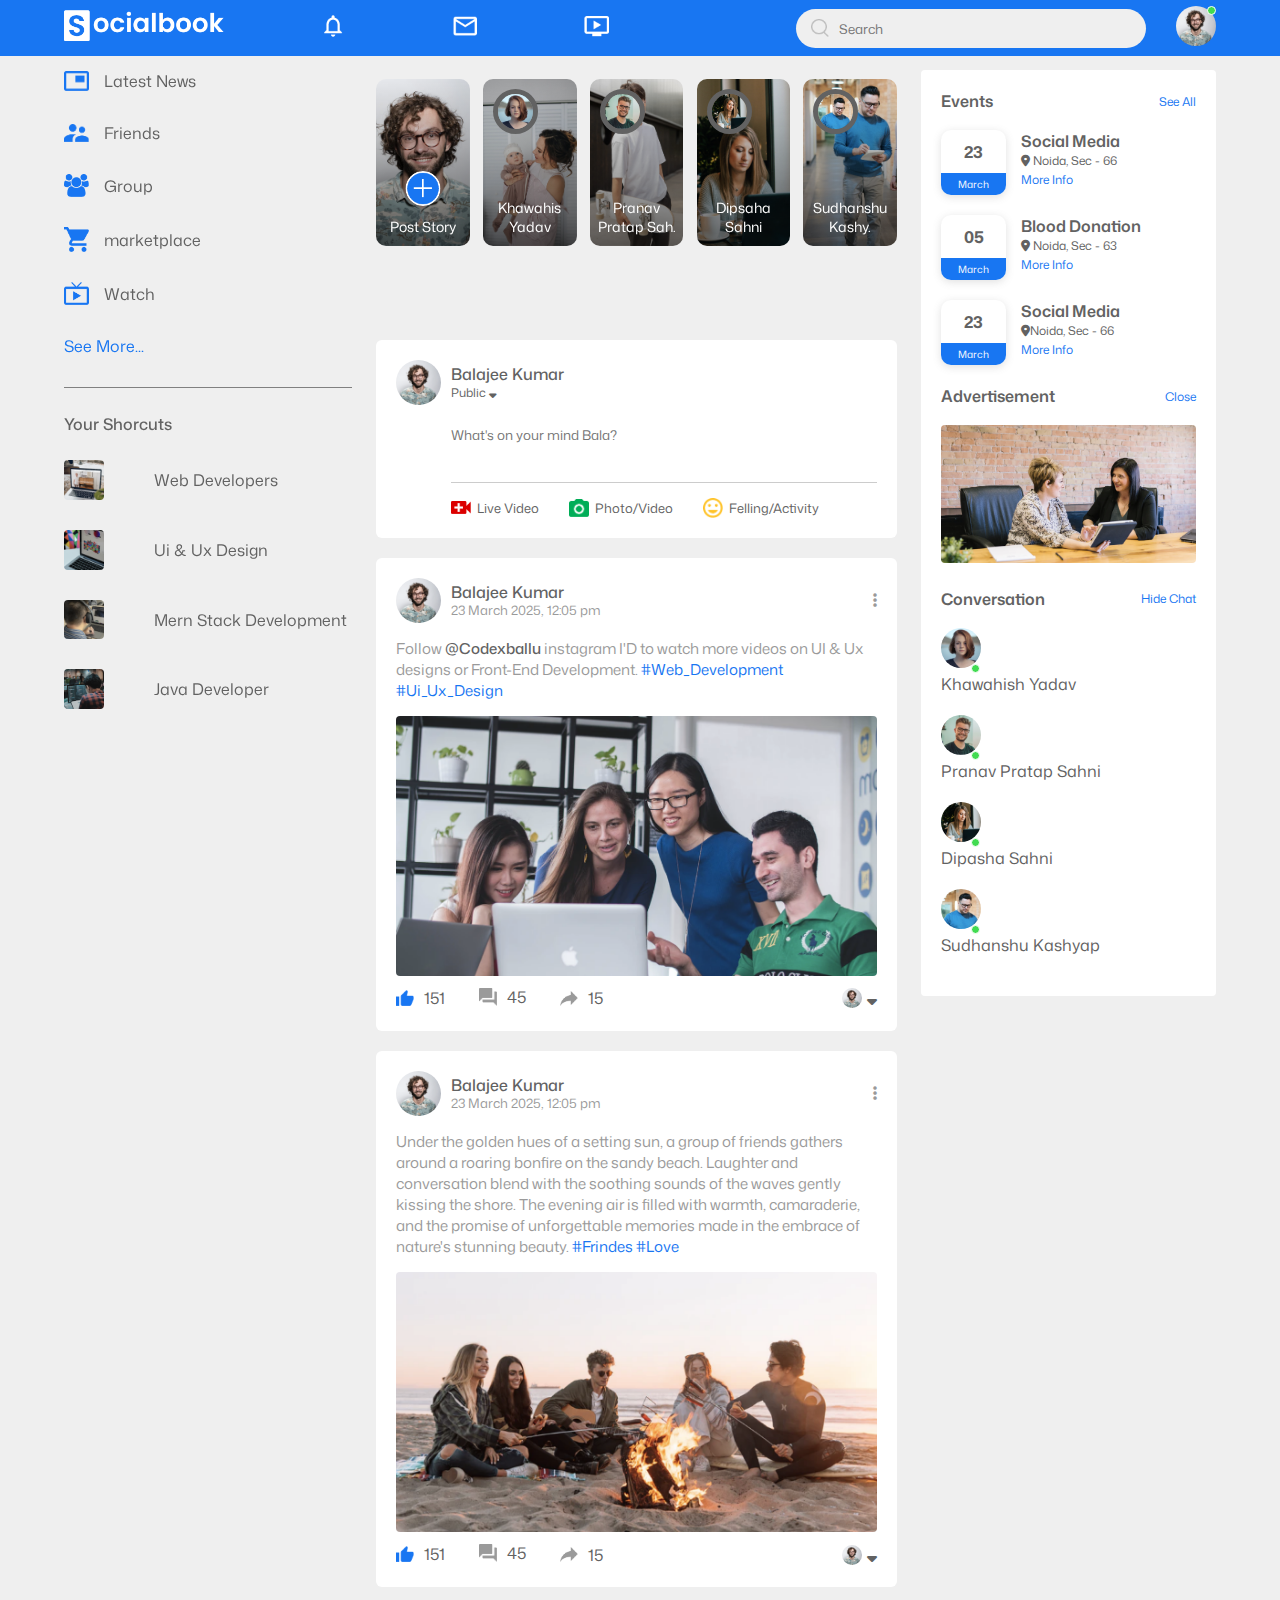
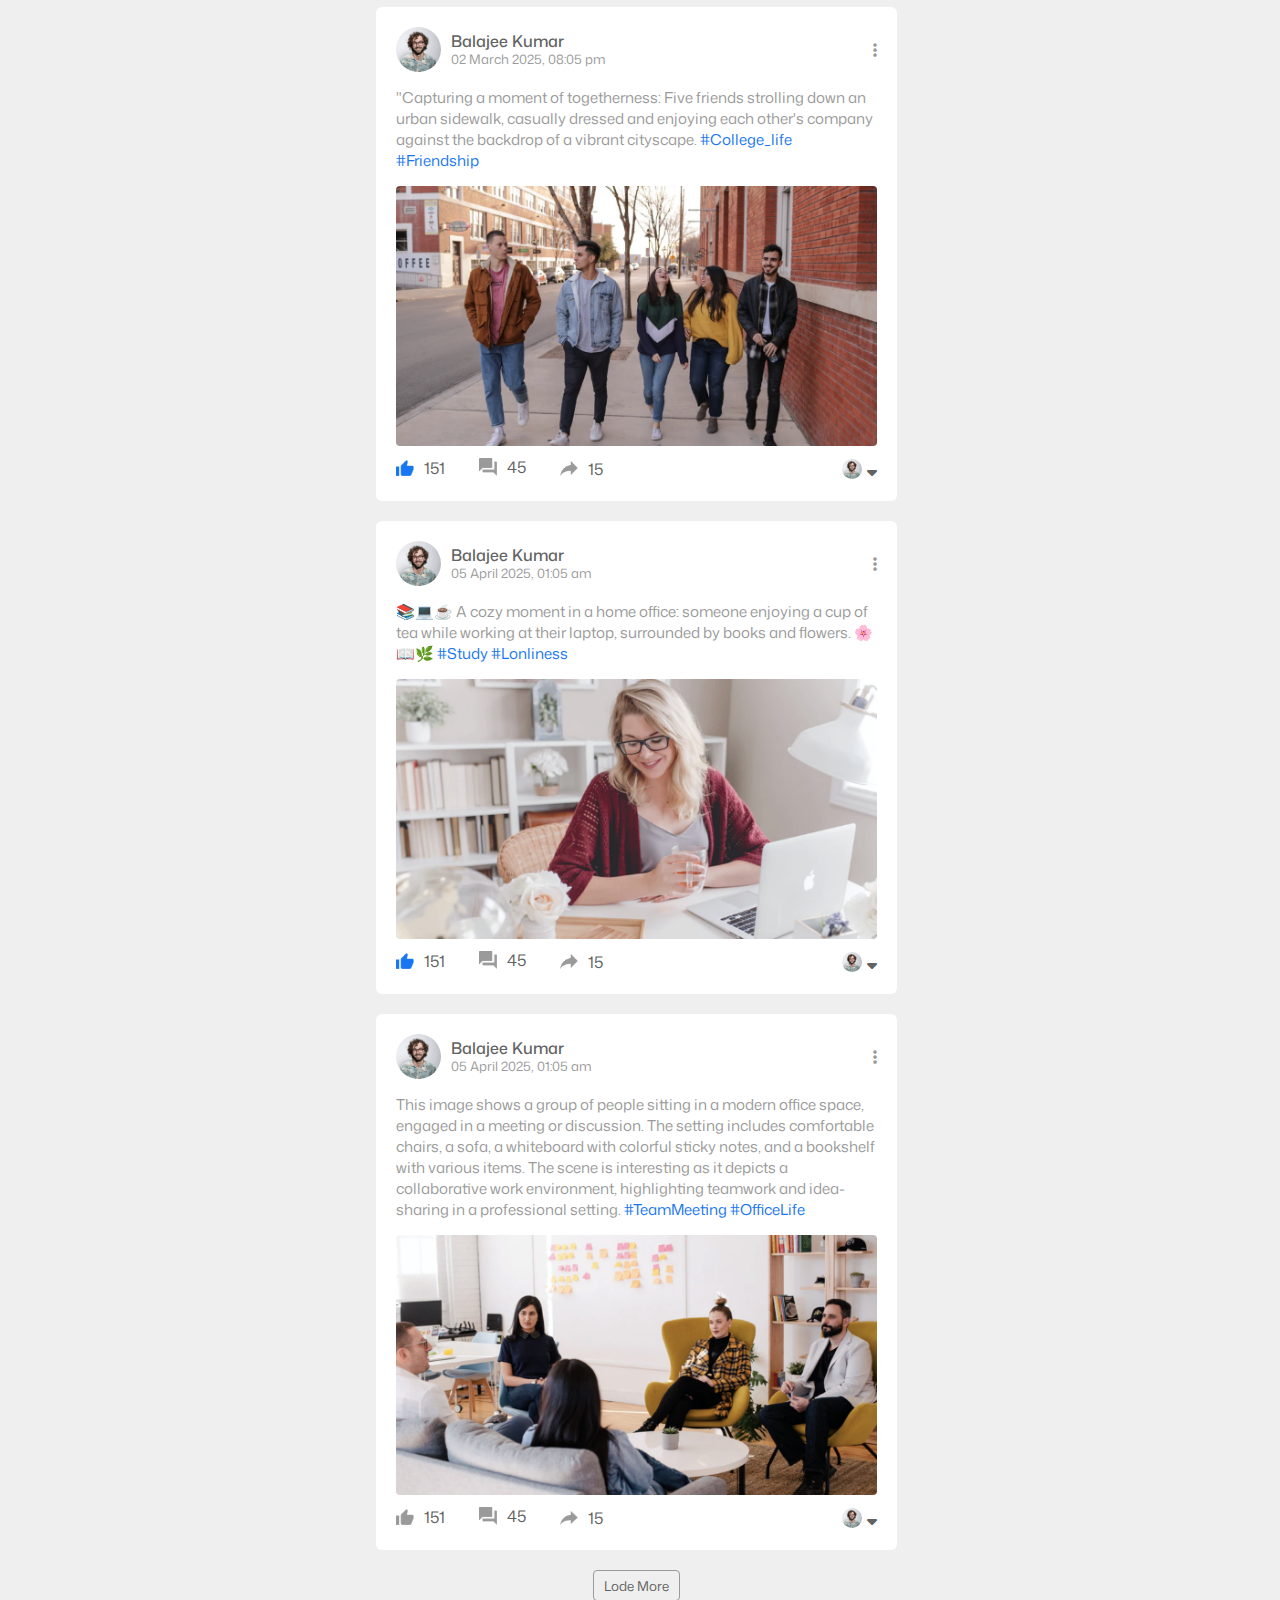
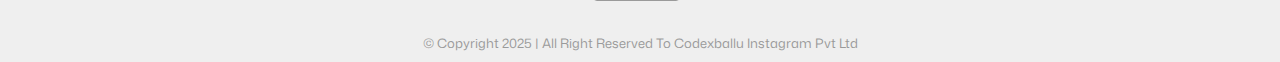
<file: index.html>
<!DOCTYPE html>
<html lang="en">

<head>
    <meta charset="UTF-8">
    <meta name="viewport" content="width=device-width, initial-scale=1.0">
    <title>SoialBook</title>
    <link rel="stylesheet" href="style.css">
       <link rel="stylesheet" href="https://cdnjs.cloudflare.com/ajax/libs/font-awesome/6.7.2/css/all.min.css">
</head>

<body>
    <nav>
        <div class="nav-left">
            <a href="index.html">
                <img src="Assest/images/logo.png" class="logo">
            </a>
            <ul>
                <li>
                    <img src="Assest/images/notification.png">
                </li>
                <li>
                    <img src="Assest/images/inbox.png">
                </li>
                <li>
                    <img src="Assest/images/video.png">
                </li>
            </ul>
        </div>

        <div class="nav-right">

            <div class="search-box">
                <img src="Assest/images/search.png">
                <input type="text" placeholder="Search">
            </div>

            <div class="nav-user-icon online" onclick="settingsMenuToggle()">
                <img src="Assest/images/profile-pic.png">
            </div>

        </div>
        <!-------------- Settings-menu --------------->
        <div class="settings-menu">

            <!-- Toggle Button Dark Mode -->
            <div id="dark-btn">
                <span></span>
            </div>



            <div class="setting-menu-inner">

                <div class="user-profile">
                    <img src="Assest/images/profile-pic.png">
                    <div>
                        <p>Balajee Kumar</p>
                        <a href="profile.html">See Your Profile</a>
                    </div>
                </div>

                <hr>

                <div class="user-profile">
                    <img src="Assest/images/feedback.png">
                    <div>
                        <p> Give FeedBack</p>
                        <a href="#">Help Us To Improve New Design</a>
                    </div>
                </div>

                <hr>
                <!-- setting icon -->
                <div class="setting-links">
                    <img src="Assest/images/setting.png" class="setting-icon">
                    <a href="#">Settings & Privacy <img src="Assest/images/arrow.png" width="10px"></a>
                </div>

                <!-- help icon  -->
                <div class="setting-links">
                    <img src="Assest/images/help.png" class="setting-icon">
                    <a href="#">Help & Support <img src="Assest/images/arrow.png" width="10px"></a>
                </div>

                <!-- Display & Accessibility icon -->
                <div class="setting-links">
                    <img src="Assest/images/display.png" class="setting-icon">
                    <a href="#"> Display & Accessibility<img src="Assest/images/arrow.png" width="10px"></a>
                </div>

                <!-- Logout icon -->
                <div class="setting-links">
                    <img src="Assest/images/logout.png" class="setting-icon">
                    <a href="#">Logout<img src="Assest/images/arrow.png" width="10px"></a>
                </div>


            </div>
        </div>

        <!-- Setting Menue End -->

    </nav>


    <div class="container">
        <!-- left-sidebar -->
        <div class="left-sidebar">
            <div class="imp-links">
                <a href="#"><img src="Assest/images/news.png">Latest News</a>
                <!-- <a href="#"><img src="Assest/images/news.png">Latest News</a> -->
                <a href="#"><img src="Assest/images/friends.png">Friends</a>
                <a href="#"><img src="Assest/images/group.png">Group</a>
                <a href="#"><img src="Assest/images/marketplace.png">marketplace</a>
                <a href="#"><img src="Assest/images/watch.png">Watch</a>
                <a href="#">See More...</a>
            </div>
            <div class="shortcut-links">
                <p>Your Shorcuts</p>
                <a href="#"><img src="Assest/images/shortcut-1.png">Web Developers</a>
                <a href="#"><img src="Assest/images/shortcut-2.png">Ui & Ux Design</a>
                <a href="#"><img src="Assest/images/shortcut-3.png"> Mern Stack Development</a>
                <a href="#"><img src="Assest/images/shortcut-4.png">Java Developer</a>
            </div>
        </div>
        <!-- main-content -->
        <div class="main-content">
            <!-- story section -->
            <div class="story-gallery">
                <!-- first story -->
                <div class="story story1">
                    <img src="Assest/images/upload.png">
                    <p>Post Story</p>
                </div>

                <!-- second story  -->
                <div class="story story2">
                    <img src="Assest/images/member-1.png">
                    <p>Khawahis Yadav</p>
                </div>

                <!-- third story -->
                <div class="story story3">
                    <img src="Assest/images/member-2.png">
                    <p>Pranav Pratap Sah.</p>
                </div>

                <!-- fourth story  -->
                <div class="story story4">
                    <img src="Assest/images/member-3.png">
                    <p>Dipsaha Sahni</p>
                </div>

                <!-- fifth story  -->
                <div class="story story5">
                    <img src="Assest/images/member-4.png">
                    <p>Sudhanshu Kashy.</p>
                </div>
            </div>
            <!-- post section -->
            <div class="write-post-cont">
                <div class="user-profile">
                    <img src="Assest/images/profile-pic.png">
                    <div>
                        <p>Balajee Kumar</p>
                        <small>Public <i class="fa-solid fa-sort-down"></i></small>
                    </div>
                </div>

                <div class="post-input-cont">
                    <textarea rows="3" placeholder="What's on your mind Bala?"></textarea>

                    <div class="add-post-links">
                        <a href="#"><img src="Assest/images/live-video.png">Live Video</a>
                        <a href="#"><img src="Assest/images/photo.png">Photo/Video</a>
                        <a href="#"><img src="Assest/images/feeling.png">Felling/Activity</a>
                    </div>
                </div>
            </div>

            <!-- First Post -->
            <div class="post-cont">
                <div class="post-row">
                    <div class="user-profile">
                        <img src="Assest/images/profile-pic.png">
                        <div>
                            <p>Balajee Kumar</p>
                            <span>23 March 2025, 12:05 pm</span>
                        </div>
                    </div>
                    <a href="#"><i class="fa-solid fa-ellipsis-vertical"></i></a>
                </div>

                <p class="post-text">Follow <span> @Codexballu </span> instagram I'D to watch more videos on UI & Ux
                    designs or Front-End Development.
                    <a href="#">#Web_Development</a>
                    <a href="#">#Ui_Ux_Design</a>
                </p>
                <img src="Assest/images/feed-image-1.png" class="post-img">

                <div class="post-row">
                    <div class="activiy-icons">
                        <div><img src="Assest/images/like-blue.png">151</div>
                        <div><img src="Assest/images/comments.png">45</div>
                        <div><img src="Assest/images/share.png">15</div>
                    </div>

                    <div class="post-profile-icons">
                        <img src="Assest/images/profile-pic.png"> <i class="fa-solid fa-sort-down"></i>
                    </div>
                </div>
            </div>

            <!-- Second Post -->
            <div class="post-cont">
                <div class="post-row">
                    <div class="user-profile">
                        <img src="Assest/images/profile-pic.png">
                        <div>
                            <p>Balajee Kumar</p>
                            <span>23 March 2025, 12:05 pm</span>
                        </div>
                    </div>
                    <a href="#"><i class="fa-solid fa-ellipsis-vertical"></i></a>
                </div>

                <p class="post-text">Under the golden hues of a setting sun, a group of friends gathers around a roaring
                    bonfire on the sandy beach. Laughter and conversation blend with the soothing sounds of the waves
                    gently kissing the shore. The evening air is filled with warmth, camaraderie, and the promise of
                    unforgettable memories made in the embrace of nature's stunning beauty.
                    <a href="#">#Frindes</a>
                    <a href="#">#Love</a>
                </p>
                <img src="Assest/images/feed-image-2.png" class="post-img">

                <div class="post-row">
                    <div class="activiy-icons">
                        <div><img src="Assest/images/like-blue.png">151</div>
                        <div><img src="Assest/images/comments.png">45</div>
                        <div><img src="Assest/images/share.png">15</div>
                    </div>

                    <div class="post-profile-icons">
                        <img src="Assest/images/profile-pic.png"> <i class="fa-solid fa-sort-down"></i>
                    </div>
                </div>
            </div>

            <!-- Third Post  -->
            <div class="post-cont">
                <div class="post-row">
                    <div class="user-profile">
                        <img src="Assest/images/profile-pic.png">
                        <div>
                            <p>Balajee Kumar</p>
                            <span>02 March 2025, 08:05 pm</span>
                        </div>
                    </div>
                    <a href="#"><i class="fa-solid fa-ellipsis-vertical"></i></a>
                </div>

                <p class="post-text">"Capturing a moment of togetherness: Five friends strolling down an urban sidewalk,
                    casually dressed and enjoying each other's company against the backdrop of a vibrant cityscape.
                    <a href="#">#College_life</a>
                    <a href="#">#Friendship</a>
                </p>
                <img src="Assest/images/feed-image-3.png" class="post-img">

                <div class="post-row">
                    <div class="activiy-icons">
                        <div><img src="Assest/images/like-blue.png">151</div>
                        <div><img src="Assest/images/comments.png">45</div>
                        <div><img src="Assest/images/share.png">15</div>
                    </div>

                    <div class="post-profile-icons">
                        <img src="Assest/images/profile-pic.png"> <i class="fa-solid fa-sort-down"></i>
                    </div>
                </div>
            </div>

            <!-- Fourth Post -->
            <div class="post-cont">
                <div class="post-row">
                    <div class="user-profile">
                        <img src="Assest/images/profile-pic.png">
                        <div>
                            <p>Balajee Kumar</p>
                            <span>05 April 2025, 01:05 am</span>
                        </div>
                    </div>
                    <a href="#"><i class="fa-solid fa-ellipsis-vertical"></i></a>
                </div>

                <p class="post-text">📚💻☕ A cozy moment in a home office: someone enjoying a cup of tea while working
                    at their laptop, surrounded by books and flowers. 🌸📖🌿
                    <a href="#">#Study</a>
                    <a href="#">#Lonliness</a>
                </p>
                <img src="Assest/images/feed-image-4.png" class="post-img">

                <div class="post-row">
                    <div class="activiy-icons">
                        <div><img src="Assest/images/like-blue.png">151</div>
                        <div><img src="Assest/images/comments.png">45</div>
                        <div><img src="Assest/images/share.png">15</div>
                    </div>

                    <div class="post-profile-icons">
                        <img src="Assest/images/profile-pic.png"> <i class="fa-solid fa-sort-down"></i>
                    </div>
                </div>
            </div>

            <!-- Fifth Post -->
            <div class="post-cont">
                <div class="post-row">
                    <div class="user-profile">
                        <img src="Assest/images/profile-pic.png">
                        <div>
                            <p>Balajee Kumar</p>
                            <span>05 April 2025, 01:05 am</span>
                        </div>
                    </div>
                    <a href="#"><i class="fa-solid fa-ellipsis-vertical"></i></a>
                </div>

                <p class="post-text">This image shows a group of people sitting in a modern office space, engaged in a
                    meeting or discussion. The setting includes comfortable chairs, a sofa, a whiteboard with colorful
                    sticky notes, and a bookshelf with various items. The scene is interesting as it depicts a
                    collaborative work environment, highlighting teamwork and idea-sharing in a professional setting.
                    <a href="#">#TeamMeeting</a>
                    <a href="#">#OfficeLife</a>
                </p>
                <img src="Assest/images/feed-image-5.png" class="post-img">

                <div class="post-row">
                    <div class="activiy-icons">
                        <div><img src="Assest/images/like.png">151</div>
                        <div><img src="Assest/images/comments.png">45</div>
                        <div><img src="Assest/images/share.png">15</div>
                    </div>

                    <div class="post-profile-icons">
                        <img src="Assest/images/profile-pic.png"> <i class="fa-solid fa-sort-down"></i>
                    </div>
                </div>
            </div>

            <button class="load-more-btn" type="button">Lode More</button>
        </div>
        <!-- right-sidebar -->
        <div class="right-sidebar">
            <div class="sidebar-title">
                <h4>Events</h4>
                <a href="#">See All</a>
            </div>
            <!-- first-event-start -->
            <div class="event">
                <div class="left-event">
                    <h3>23</h3>
                    <span>March</span>
                </div>
                <div class="right-event">
                    <h4>Social Media</h4>
                    <div class="location">
                        <p> <i class="fa-solid fa-location-dot"></i> Noida, Sec - 66</p>
                    </div>
                    <a href="#">More Info</a>
                </div>
            </div>

            <!-- second-event-start -->
            <div class="event">
                <div class="left-event">
                    <h3>05</h3>
                    <span>March</span>
                </div>
                <div class="right-event">
                    <h4>Blood Donation</h4>
                    <p><i class="fa-solid fa-location-dot"></i> Noida, Sec - 63</p>
                    <a href="#">More Info</a>
                </div>
            </div>

            <!-- third-event-start -->
            <div class="event">
                <div class="left-event">
                    <h3>23</h3>
                    <span>March</span>
                </div>
                <div class="right-event">
                    <h4>Social Media</h4>
                    <p><i class="fa-solid fa-location-dot"></i>Noida, Sec - 66</p>
                    <a href="#">More Info</a>
                </div>
            </div>
            <!-- Adevrtisement cont start -->
            <div class="sidebar-title">
                <h4>Advertisement</h4>
                <a href="#">Close</a>
            </div>
            <img src="Assest/images/advertisement.png" class="sidebar-ads">

            <!-- Conversation cont start -->
            <div class="sidebar-title">
                <h4>Conversation</h4>
                <a href="#">Hide Chat</a>
            </div>

            <!-- first chat -->
            <div class="online-list">
                <div class="online">
                    <img src="Assest/images/member-1.png">
                    <p>Khawahish Yadav</p>
                </div>
            </div>

            <!-- second chat -->
            <div class="online-list">
                <div class="online">
                    <img src="Assest/images/member-2.png">
                    <p>Pranav Pratap Sahni</p>
                </div>
            </div>

            <!-- third chat -->
            <div class="online-list">
                <div class="online">
                    <img src="Assest/images/member-3.png">
                    <p>Dipasha Sahni</p>
                </div>
            </div>

            <!-- fourth chat  -->
            <div class="online-list">
                <div class="online">
                    <img src="Assest/images/member-4.png">
                    <p>Sudhanshu Kashyap</p>
                </div>
            </div>

        </div>
    </div>

    <!-- footer Section -->
    <div class="footer">
        <p> &copy; Copyright 2025 | All Right Reserved To Codexballu Instagram Pvt Ltd</p>
    </div>

    <script src="script.js"></script>
</body>

</html>
</file>
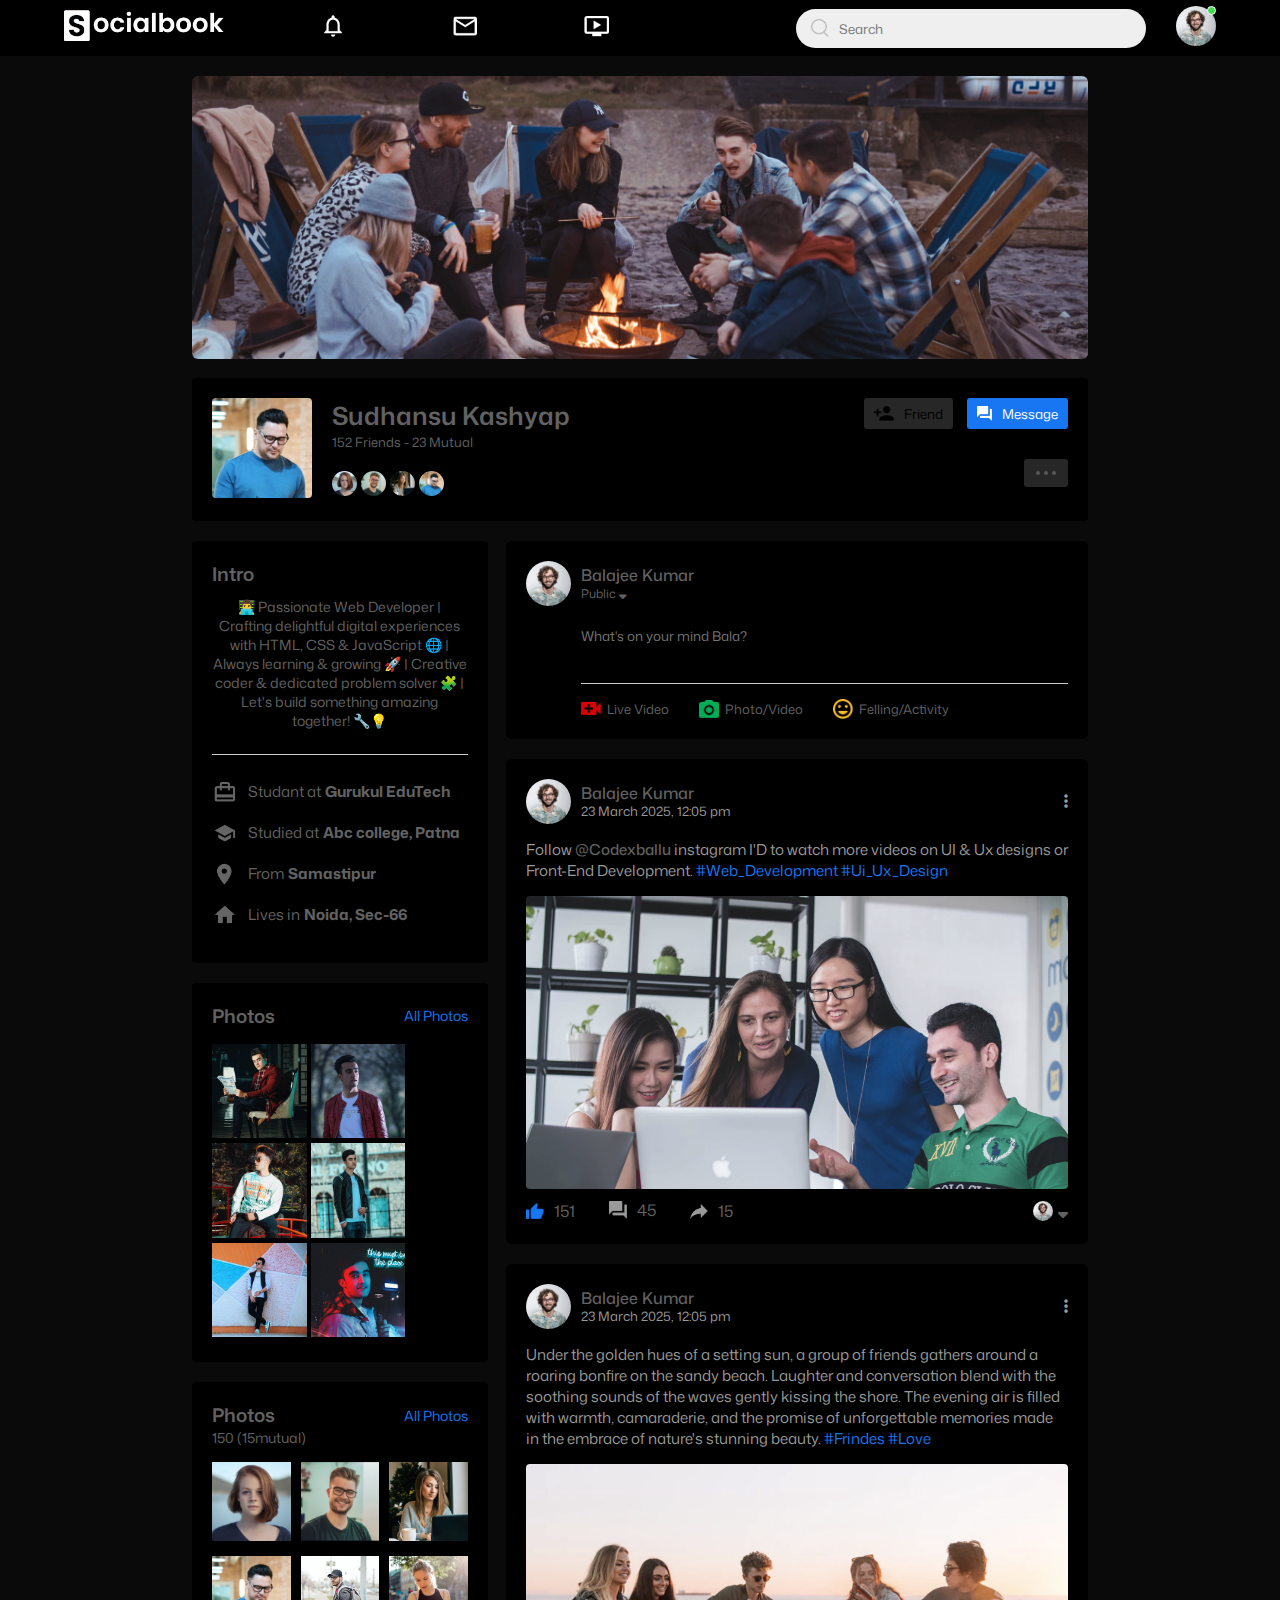
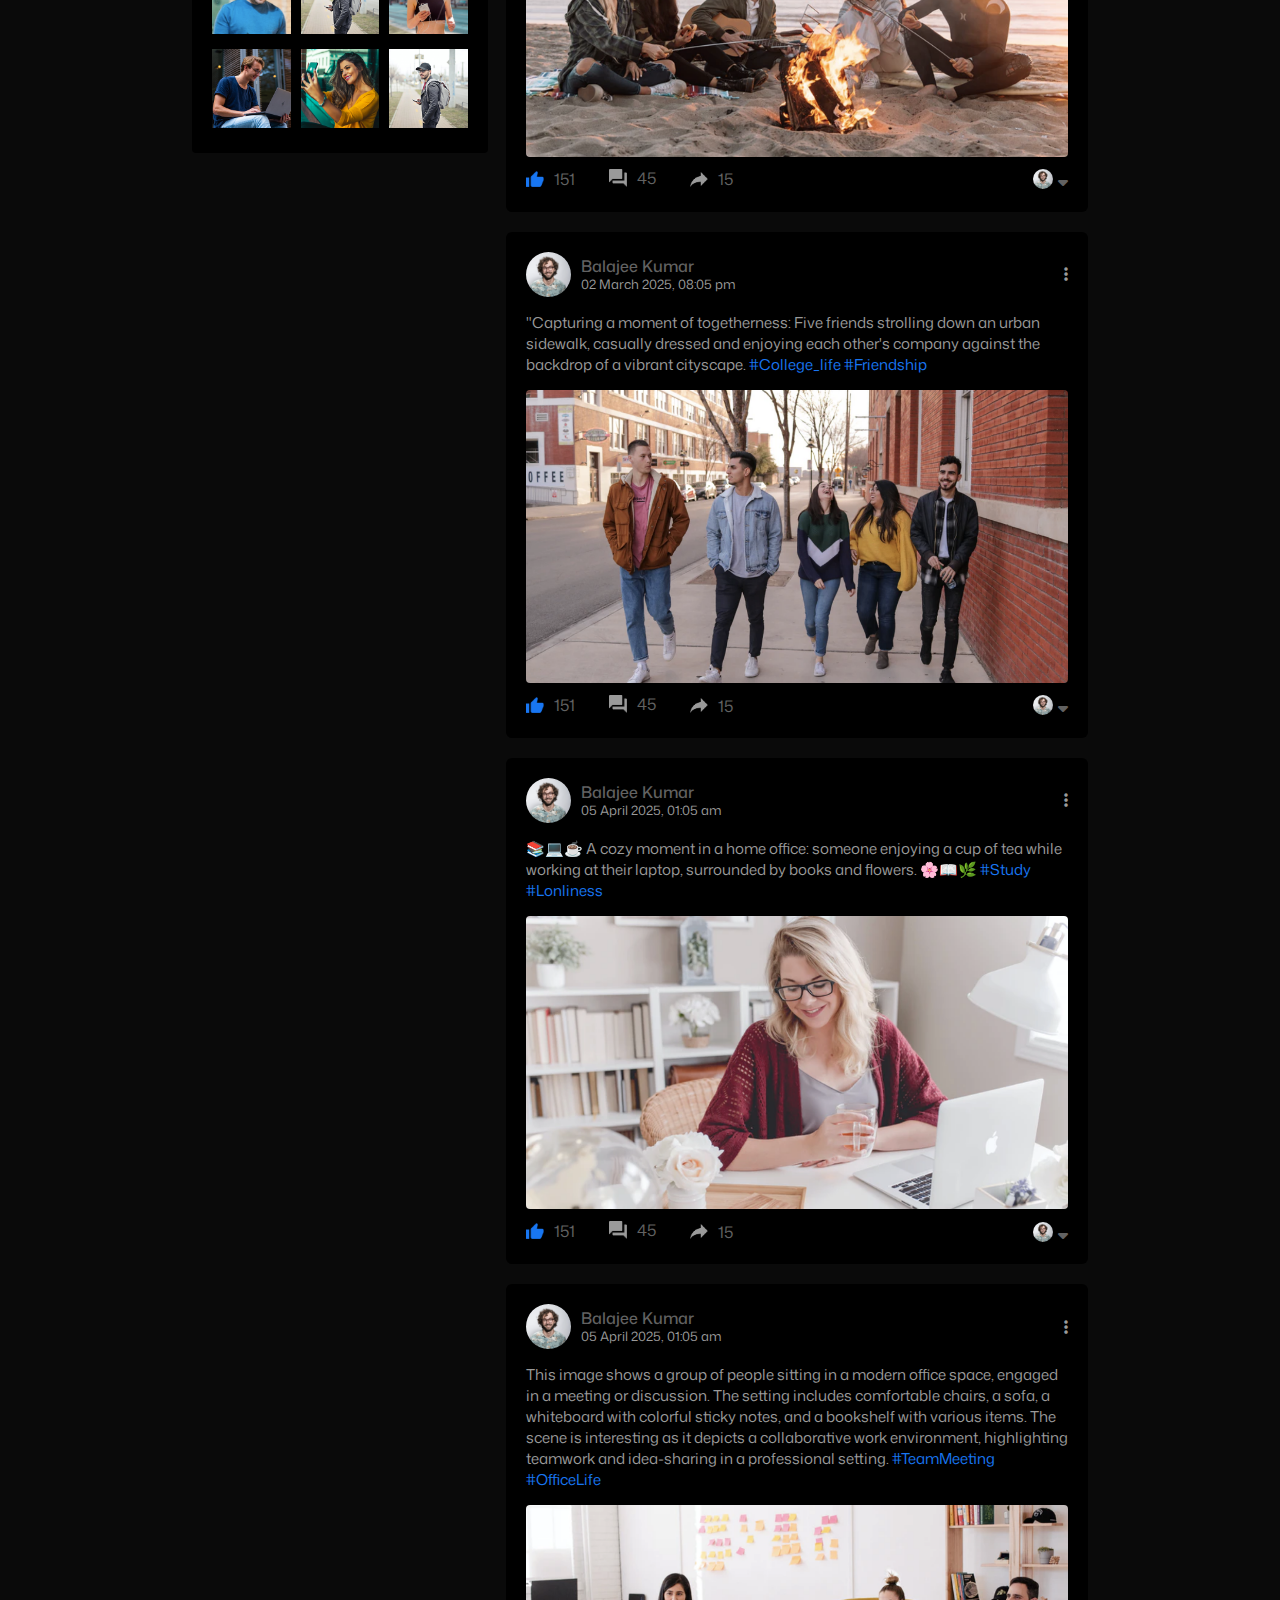
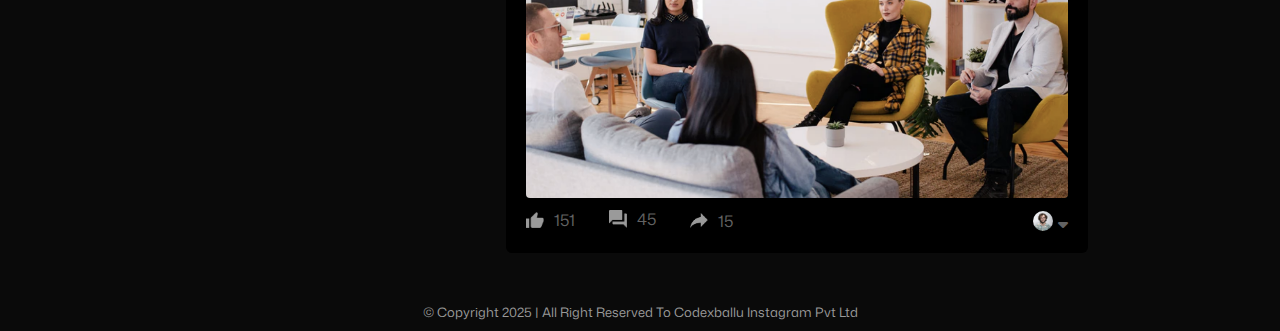
<file: profile.html>
<!DOCTYPE html>
<html lang="en">

<head>
    <meta charset="UTF-8">
    <meta name="viewport" content="width=device-width, initial-scale=1.0">
    <title>SoialBook</title>
    <link rel="stylesheet" href="style.css">
    <link rel="stylesheet" href="https://cdnjs.cloudflare.com/ajax/libs/font-awesome/6.7.2/css/all.min.css">
</head>

<body>
    <nav>
        <div class="nav-left">
            <a href="index.html">
                <img src="Assest/images/logo2.png" class="logo">
            </a>
            <ul>
                <li>
                    <img src="Assest/images/notification.png">
                </li>
                <li>
                    <img src="Assest/images/inbox.png">
                </li>
                <li>
                    <img src="Assest/images/video.png">
                </li>
            </ul>
        </div>

        <div class="nav-right">

            <div class="search-box">
                <img src="Assest/images/search.png">
                <input type="text" placeholder="Search">
            </div>

            <div class="nav-user-icon online" onclick="settingsMenuToggle()">
                <img src="Assest/images/profile-pic.png">
            </div>

        </div>
        <!-------------- Settings-menu --------------->
        <div class="settings-menu">

            <!-- Toggle Button Dark Mode -->
            <div id="dark-btn">
                <span></span>
            </div>



            <div class="setting-menu-inner">

                <div class="user-profile">
                    <img src="Assest/images/profile-pic.png">
                    <div>
                        <p>Balajee Kumar</p>
                        <a href="profile.html">See Your Profile</a>
                    </div>
                </div>

                <hr>

                <div class="user-profile">
                    <img src="Assest/images/feedback.png">
                    <div>
                        <p> Give FeedBack</p>
                        <a href="#">Help Us To Improve New Design</a>
                    </div>
                </div>

                <hr>
                <!-- setting icon -->
                <div class="setting-links">
                    <img src="Assest/images/setting.png" class="setting-icon">
                    <a href="#">Settings & Privacy <img src="Assest/images/arrow.png" width="10px"></a>
                </div>

                <!-- help icon  -->
                <div class="setting-links">
                    <img src="Assest/images/help.png" class="setting-icon">
                    <a href="#">Help & Support <img src="Assest/images/arrow.png" width="10px"></a>
                </div>

                <!-- Display & Accessibility icon -->
                <div class="setting-links">
                    <img src="Assest/images/display.png" class="setting-icon">
                    <a href="#"> Display & Accessibility<img src="Assest/images/arrow.png" width="10px"></a>
                </div>

                <!-- Logout icon -->
                <div class="setting-links">
                    <img src="Assest/images/logout.png" class="setting-icon">
                    <a href="#">Logout<img src="Assest/images/arrow.png" width="10px"></a>
                </div>


            </div>
        </div>

        <!-- Setting Menue End -->

    </nav>

    <!-------------------- Profile page start  ------------------->

    <div class="Profile-cont">
        <img src="Assest/images/cover.png" class="cover-img">

        <div class="profile-details">
            <div class="profile-details-left">
                <div class="profile-details-row">
                    <img src="Assest/images/profile.png" class="pd-image">
                    <div>
                        <h3>Sudhansu Kashyap</h3>
                        <p>152 Friends - 23 Mutual</p>
                        <img src="Assest/images/member-1.png">
                        <img src="Assest/images/member-2.png">
                        <img src="Assest/images/member-3.png">
                        <img src="Assest/images/member-4.png">
                    </div>
                </div>
            </div>

            <div class="profile-details-right">
                <button type="button"> <img src="Assest/images/add-friends.png" alt=""> Friend</button>
                <button type="button"> <img src="Assest/images/message.png" alt=""> Message</button>
                <br>
                <a href="#"> <img src="Assest/images/more.png"></a>
            </div>
        </div>
        <!-------------------- Profile page End  ------------------->

        <!-- profile Info Start -->
        <div class="profile-info">
            <div class="info-col">

                <!-- intro Section start -->
                <div class="profile-intro">
                    <h3>Intro</h3>
                    <p class="intro-text">
                        👨‍💻 Passionate Web Developer | Crafting delightful digital experiences with HTML, CSS &
                        JavaScript 🌐 | Always learning & growing 🚀 | Creative coder & dedicated problem solver 🧩 |
                        Let's build something amazing together! 🔧💡
                    </p>

                    <hr>

                    <ul>
                        <li>
                            <img src="Assest/images/profile-job.png">
                            Studant at <b>Gurukul EduTech</b>
                        </li>

                        <li>
                            <img src="Assest/images/profile-study.png">
                            Studied at <b>Abc college, Patna</b>
                        </li>

                        <li>
                            <img src="Assest/images/profile-location.png">
                            From <b>Samastipur</b>
                        </li>

                        <li>
                            <img src="Assest/images/profile-home.png">
                            Lives in<b>Noida, Sec-66</b>
                        </li>
                    </ul>

                </div>
                <!-- intro Section End -->

                <!-- phot section start -->
                <div class="profile-intro">
                    <div class="title-box">
                        <h3>Photos</h3>
                        <a href="#">All Photos</a>
                    </div>
                    <div id="photobox" class="photo-box">
                        <div>
                            <img src="Assest/images/photo1.png">
                            <img src="Assest/images/photo2.png">
                            <img src="Assest/images/photo3.png">
                            <img src="Assest/images/photo4.png">
                            <img src="Assest/images/photo5.png">
                            <img src="Assest/images/photo6.png">

                        </div>
                    </div>
                </div>
                <!-- phot section End -->

                <!-- Friends section  start  -->
                <div class="profile-intro">
                    <div class="title-box">
                        <h3>Photos</h3>
                        <a href="#">All Photos</a>
                    </div>
                    <p>150 (15mutual)</p>
                    <div class="photo-box">
                        <div><img src="Assest/images/member-1.png"></div>
                        <div><img src="Assest/images/member-2.png"></div>
                        <div><img src="Assest/images/member-3.png"></div>
                        <div><img src="Assest/images/member-4.png"></div>
                        <div><img src="Assest/images/member-5.png"></div>
                        <div><img src="Assest/images/member-6.png"></div>
                        <div><img src="Assest/images/member-7.png"></div>
                        <div><img src="Assest/images/member-8.png"></div>
                        <div><img src="Assest/images/member-5.png"></div>

                    </div>
                </div>

                <!-- Friends section End  -->
            </div>
            <div class="post-col">
                <div class="write-post-cont">
                    <div class="user-profile">
                        <img src="Assest/images/profile-pic.png">
                        <div>
                            <p>Balajee Kumar</p>
                            <small>Public <i class="fa-solid fa-sort-down"></i></small>
                        </div>
                    </div>

                    <div class="post-input-cont">
                        <textarea rows="3" placeholder="What's on your mind Bala?"></textarea>

                        <div class="add-post-links">
                            <a href="#"><img src="Assest/images/live-video.png">Live Video</a>
                            <a href="#"><img src="Assest/images/photo.png">Photo/Video</a>
                            <a href="#"><img src="Assest/images/feeling.png">Felling/Activity</a>
                        </div>
                    </div>
                </div>

                <!-- First Post -->
                <div class="post-cont">
                    <div class="post-row">
                        <div class="user-profile">
                            <img src="Assest/images/profile-pic.png">
                            <div>
                                <p>Balajee Kumar</p>
                                <span>23 March 2025, 12:05 pm</span>
                            </div>
                        </div>
                        <a href="#"><i class="fa-solid fa-ellipsis-vertical"></i></a>
                    </div>

                    <p class="post-text">Follow <span> @Codexballu </span> instagram I'D to watch more videos on UI & Ux
                        designs or Front-End Development.
                        <a href="#">#Web_Development</a>
                        <a href="#">#Ui_Ux_Design</a>
                    </p>
                    <img src="Assest/images/feed-image-1.png" class="post-img">

                    <div class="post-row">
                        <div class="activiy-icons">
                            <div><img src="Assest/images/like-blue.png">151</div>
                            <div><img src="Assest/images/comments.png">45</div>
                            <div><img src="Assest/images/share.png">15</div>
                        </div>

                        <div class="post-profile-icons">
                            <img src="Assest/images/profile-pic.png"> <i class="fa-solid fa-sort-down"></i>
                        </div>
                    </div>
                </div>

                <!-- Second Post -->
                <div class="post-cont">
                    <div class="post-row">
                        <div class="user-profile">
                            <img src="Assest/images/profile-pic.png">
                            <div>
                                <p>Balajee Kumar</p>
                                <span>23 March 2025, 12:05 pm</span>
                            </div>
                        </div>
                        <a href="#"><i class="fa-solid fa-ellipsis-vertical"></i></a>
                    </div>

                    <p class="post-text">Under the golden hues of a setting sun, a group of friends gathers around a
                        roaring
                        bonfire on the sandy beach. Laughter and conversation blend with the soothing sounds of the
                        waves
                        gently kissing the shore. The evening air is filled with warmth, camaraderie, and the promise of
                        unforgettable memories made in the embrace of nature's stunning beauty.
                        <a href="#">#Frindes</a>
                        <a href="#">#Love</a>
                    </p>
                    <img src="Assest/images/feed-image-2.png" class="post-img">

                    <div class="post-row">
                        <div class="activiy-icons">
                            <div><img src="Assest/images/like-blue.png">151</div>
                            <div><img src="Assest/images/comments.png">45</div>
                            <div><img src="Assest/images/share.png">15</div>
                        </div>

                        <div class="post-profile-icons">
                            <img src="Assest/images/profile-pic.png"> <i class="fa-solid fa-sort-down"></i>
                        </div>
                    </div>
                </div>

                <!-- Third Post  -->
                <div class="post-cont">
                    <div class="post-row">
                        <div class="user-profile">
                            <img src="Assest/images/profile-pic.png">
                            <div>
                                <p>Balajee Kumar</p>
                                <span>02 March 2025, 08:05 pm</span>
                            </div>
                        </div>
                        <a href="#"><i class="fa-solid fa-ellipsis-vertical"></i></a>
                    </div>

                    <p class="post-text">"Capturing a moment of togetherness: Five friends strolling down an urban
                        sidewalk,
                        casually dressed and enjoying each other's company against the backdrop of a vibrant cityscape.
                        <a href="#">#College_life</a>
                        <a href="#">#Friendship</a>
                    </p>
                    <img src="Assest/images/feed-image-3.png" class="post-img">

                    <div class="post-row">
                        <div class="activiy-icons">
                            <div><img src="Assest/images/like-blue.png">151</div>
                            <div><img src="Assest/images/comments.png">45</div>
                            <div><img src="Assest/images/share.png">15</div>
                        </div>

                        <div class="post-profile-icons">
                            <img src="Assest/images/profile-pic.png"> <i class="fa-solid fa-sort-down"></i>
                        </div>
                    </div>
                </div>

                <!-- Fourth Post -->
                <div class="post-cont">
                    <div class="post-row">
                        <div class="user-profile">
                            <img src="Assest/images/profile-pic.png">
                            <div>
                                <p>Balajee Kumar</p>
                                <span>05 April 2025, 01:05 am</span>
                            </div>
                        </div>
                        <a href="#"><i class="fa-solid fa-ellipsis-vertical"></i></a>
                    </div>

                    <p class="post-text">📚💻☕ A cozy moment in a home office: someone enjoying a cup of tea while
                        working
                        at their laptop, surrounded by books and flowers. 🌸📖🌿
                        <a href="#">#Study</a>
                        <a href="#">#Lonliness</a>
                    </p>
                    <img src="Assest/images/feed-image-4.png" class="post-img">

                    <div class="post-row">
                        <div class="activiy-icons">
                            <div><img src="Assest/images/like-blue.png">151</div>
                            <div><img src="Assest/images/comments.png">45</div>
                            <div><img src="Assest/images/share.png">15</div>
                        </div>

                        <div class="post-profile-icons">
                            <img src="Assest/images/profile-pic.png"> <i class="fa-solid fa-sort-down"></i>
                        </div>
                    </div>
                </div>

                <!-- Fifth Post -->
                <div class="post-cont">
                    <div class="post-row">
                        <div class="user-profile">
                            <img src="Assest/images/profile-pic.png">
                            <div>
                                <p>Balajee Kumar</p>
                                <span>05 April 2025, 01:05 am</span>
                            </div>
                        </div>
                        <a href="#"><i class="fa-solid fa-ellipsis-vertical"></i></a>
                    </div>

                    <p class="post-text">This image shows a group of people sitting in a modern office space, engaged in
                        a
                        meeting or discussion. The setting includes comfortable chairs, a sofa, a whiteboard with
                        colorful
                        sticky notes, and a bookshelf with various items. The scene is interesting as it depicts a
                        collaborative work environment, highlighting teamwork and idea-sharing in a professional
                        setting.
                        <a href="#">#TeamMeeting</a>
                        <a href="#">#OfficeLife</a>
                    </p>
                    <img src="Assest/images/feed-image-5.png" class="post-img">

                    <div class="post-row">
                        <div class="activiy-icons">
                            <div><img src="Assest/images/like.png">151</div>
                            <div><img src="Assest/images/comments.png">45</div>
                            <div><img src="Assest/images/share.png">15</div>
                        </div>

                        <div class="post-profile-icons">
                            <img src="Assest/images/profile-pic.png"> <i class="fa-solid fa-sort-down"></i>
                        </div>
                    </div>
                </div>
            </div>
        </div>
        <!-- profile Info End -->
    </div>

    <!-- footer Section -->
    <div class="footer">
        <p> &copy; Copyright 2025 | All Right Reserved To Codexballu Instagram Pvt Ltd</p>
    </div>

    <script src="script.js"></script>
</body>

</html>
</file>
<file: style.css>
@import url('https://fonts.googleapis.com/css2?family=Fira+Sans+Condensed:ital,wght@0,100;0,200;0,300;0,400;0,500;0,600;0,700;0,800;0,900;1,100;1,200;1,300;1,400;1,500;1,600;1,700;1,800;1,900&family=Inter:ital,opsz,wght@0,14..32,100..900;1,14..32,100..900&family=Mona+Sans:ital,wght@0,200..900;1,200..900&display=swap');


* {
    margin: 0;
    padding: 0;
    box-sizing: border-box;
    font-family: "Mona Sans", serif;
}

:root {
    --body-color: #efefef;
    --nav--color: #1876f2;
    --bg-color--: #fff;
}

.dark-theme {
    --body-color: #0a0a0a;
    --nav--color: #000;
    --bg-color--: #000;
}

body {
    background-color: var(--body-color);
    transition: background 0.3s;
}

nav {
    display: flex;
    align-items: center;
    /* flex-direction: column; */
    justify-content: space-between;
    background-color: var(--nav--color);
    padding: 5px 5%;
    position: sticky;
    top: 0;
    z-index: 100;
}

.nav-left,
.nav-right {
    display: flex;
    align-items: center;
    /* flex-direction: column; */
}

.logo {
    width: 160px;
    margin-right: 45px;
}

.nav-left ul li {
    list-style: none;
    display: inline-block;
}

.nav-left ul li img {
    width: 28px;
    margin: 0 50px;
}

.search-box {
    width: 350px;
    border-radius: 20px;
    display: flex;
    align-items: center;
    padding: 0 15px;
    background-color: #efefef;
}

.search-box img {
    width: 18px;
}

.search-box input {
    width: 100%;
    background-color: transparent;
    padding: 10px;
    outline: none;
    border: 0;
}

.nav-user-icon img {
    width: 40px;
    border-radius: 50%;
    cursor: pointer;
}

.nav-user-icon {
    margin-left: 30px;
}

/* settings menu Start */

.settings-menu {
    position: absolute;
    width: 90%;
    max-width: 350px;
    background: var(--bg-color--);
    border-radius: 4px;
    overflow: hidden;
    top: 108%;
    right: 5%;
    box-shadow: rgba(0, 0, 0, 0.4) 0 0 10px;
    max-height: 0;
    transition: max-height 0.3s;
}

.settings-menu-height {
    max-height: 450px;
}

.settings-menu hr {
    border: 0;
    height: 1px;
    background: #9a9a9a;
    margin: 15px 0;
}


.setting-menu-inner {
    padding: 20px;
}

.setting-links {
    display: flex;
    align-items: center;
    margin: 15px 0;
}

.setting-links .setting-icon {
    width: 38px;
    margin-top: 10px;
    border-radius: 50%;
}

.setting-links a {
    display: flex;
    flex: 1;
    align-items: center;
    justify-content: space-between;
    text-decoration: none;
    margin-top: 8px;
    margin-left: 5px;
    color: #626262;
}

.user-profile a {
    font-size: 12px;
    color: #1876f2;
    text-decoration: none;
}

/* settings menu End */

/* dak btn start */

#dark-btn {
    position: absolute;
    top: 20px;
    right: 20px;
    width: 45px;
    padding: 2px 3px;
    cursor: pointer;
    border-radius: 15px;
    background: #ccc;
    display: flex;
    transition: padding-left 0.5s, background 0.5s;
}

#dark-btn span {
    width: 18px;
    height: 18px;
    background-color: #fff;
    border-radius: 15px;
    display: inline-block;
}

#dark-btn.dark-btn-on {
    padding-left: 23px;
    background: #151515;
}

/* dark btn end  */

.online {
    position: relative;
}

.online::after {
    content: ' ';
    width: 7px;
    height: 7px;
    border: 1.5px solid rgb(255, 255, 255);
    border-radius: 50%;
    background-color: #41db51;
    position: absolute;
    top: 0;
    right: 0;
}


.container {
    display: flex;
    justify-content: space-between;
    padding: 13px 5%;
}

.left-sidebar {
    /* background-color: #cdbffa; */
    flex-basis: 25%;
    position: sticky;
    top: 70px;
    align-self: flex-start;
    /* height: 100vh; */
}

.imp-links {
    border-bottom: 1px solid gray;
}

.imp-links a img {
    width: 25px;
    margin-right: 15px;
}

.imp-links a,
.shortcut-links a {
    text-decoration: none;
    display: flex;
    align-items: center;
    margin-bottom: 30px;
    color: #626262;
    width: fit-content;
}

.imp-links a:last-child {
    color: #1876f2;
}


.shortcut-links p {
    color: #626262;
    margin: 25px 0;
    font-weight: 500;
}

.shortcut-links a img {
    width: 40px;
    border-radius: 4px;
    margin-right: 50px;
}

.left-event {
    height: 65px;
    width: 65px;
    margin-right: 15px;
    padding-top: 10px;
    text-align: center;
    position: relative;
    overflow: hidden;
    box-shadow: rgba(99, 99, 99, 0.2) 0px 2px 8px 0px;
    border-radius: 10px;
}

.left-event span {
    position: absolute;
    bottom: 0;
    left: 0;
    color: #fff;
    background-color: #1876f2;
    width: 100%;
    font-size: 10px;
    padding: 4px 0;
}


.right-sidebar {
    width: 25.6%;
    flex-basis: 25%;
    position: sticky;
    top: 70px;
    align-self: flex-start;
    padding: 20px;
    color: #626262;
    border-radius: 4px;
    background-color: var(--bg-color--);
}

.sidebar-title {
    display: flex;
    align-items: center;
    justify-content: space-between;
    margin-bottom: 18px;
}

.right-sidebar h4 {
    font-weight: 600;
    font-size: 16px;
}

.sidebar-title a {
    text-decoration: none;
    font-size: 12px;
    color: #1876f2;
}

.event {
    display: flex;
    font-size: 14px;
    margin-bottom: 20px;
}

.event p {
    font-size: 12px;

}


.event a {
    text-decoration: none;
    font-size: 12px;
    color: #1876f2;
}

.sidebar-ads {
    width: 100%;
    margin-bottom: 20px;
    border-radius: 4px;
}

.online-list {
    display: flex;
    /* justify-content: space-between; */
    align-items: center;
    margin-bottom: 20px;
}

.online-list .online {
    width: 400px;
    border-radius: 50%;
    margin-right: 15px;
}

.online-list .online::after {
    top: unset;
    left: 30px;
    bottom: 22px;
}

.online-list .online img {
    width: 40px;
    border-radius: 50%;
}


.main-content {
    flex-basis: 47%;
    padding: 10px;
}

.story-gallery {
    display: flex;
    justify-content: space-between;
    margin-bottom: 18%;
}

.story {
    flex-basis: 18%;
    padding-top: 32%;
    position: relative;
    background-image: linear-gradient(transparent, rgba(0, 0, 0, 0.6)), url(Assest/images/status-1.png);
    background-position: center;
    background-size: cover;
    border-radius: 10px;
}

.story img {
    position: absolute;
    width: 45px;
    border-radius: 50%;
    top: 10px;
    left: 10px;
    border: 5px solid #626262;
}

.story p {
    position: absolute;
    bottom: 10px;
    width: 100%;
    text-align: center;
    color: #fff;
    font-size: 14px;
}

.story1 {
    background-image: linear-gradient(transparent, rgba(0, 0, 0, 0.6)), url(Assest/images/status-1.png);
}

.story2 {
    background-image: linear-gradient(transparent, rgba(0, 0, 0, 0.6)), url(Assest/images/status-2.png);
}

.story3 {
    background-image: linear-gradient(transparent, rgba(0, 0, 0, 0.6)), url(Assest/images/status-3.png);
}

.story4 {
    background-image: linear-gradient(transparent, rgba(0, 0, 0, 0.6)), url(Assest/images/status-4.png);
}

.story5 {
    background-image: linear-gradient(transparent, rgba(0, 0, 0, 0.6)), url(Assest/images/status-5.png);
}

.story.story1 img {
    top: unset;
    left: 50%;
    bottom: 40px;
    transform: translate(-50%);
    border: 0;
    width: 35px;
}


.write-post-cont {
    width: 100%;
    background-color: var(--bg-color--);
    border-radius: 6px;
    padding: 20px;
    /* margin-right: 10px; */
    color: #626262;
}

.user-profile {
    display: flex;
    align-items: center;
}

.user-profile img {
    width: 45px;
    border-radius: 50%;
    margin-right: 10px;
}

.user-profile p {
    font-weight: 500;
    margin-bottom: -5px;
    color: #626262;
}

.user-profile small {
    font-size: 12px;
}

.post-input-cont {
    margin-left: 55px;
    margin-top: 20px;
}


.post-input-cont textarea {
    width: 100%;
    border: 0;
    outline: 0;
    resize: none;
    background: transparent;
    border-bottom: 1px solid #ccc;
}

.add-post-links {
    display: flex;
    margin-top: 10px;
}

.add-post-links a {
    display: flex;
    text-decoration: none;
    align-items: center;
    color: #626262;
    margin-right: 30px;
    font-size: 13px;
}

.add-post-links img {
    width: 20px;
    margin-right: 6px;
}

.post-cont {
    width: 100%;
    background: var(--bg-color--);
    padding: 20px;
    border-radius: 6px;
    color: #626262;
    margin: 20px 0;
}

.user-profile span {
    color: #9a9a9a;
    font-size: 13px;
}

.post-text {
    margin: 15px 0;
    color: #9a9a9a;
    font-size: 15px;
}

.post-text span {
    /* font-size: 18px; */
    color: #626262;
    font-weight: 500;
}

.post-text a {
    text-decoration: none;
    color: #1876f2;
}

.post-img {
    width: 100%;
    border-radius: 4px;
    margin-bottom: 5px;
}

.post-row {
    display: flex;
    align-items: center;
    justify-content: space-between;
}

.post-row a {
    color: #9a9a9a;
}

.activiy-icons div img {
    width: 18px;
    margin-right: 10px;
}

.activiy-icons div {
    display: inline-flex;
    align-items: center;
    margin-right: 30px;
}

.post-profile-icons {
    display: flex;
    align-items: center;
}

.post-profile-icons img {
    width: 20px;
    border-radius: 50%;
    margin-right: 5px;
}

.load-more-btn {
    display: block;
    margin: auto;
    cursor: pointer;
    padding: 5px 10px;
    border: 1px solid #9a9a9a;
    color: #626262;
    background: transparent;
    border-radius: 4px;
}

.footer {
    text-align: center;
    color: #9a9a9a;
    padding: 10px 0;
    font-size: 13px;
    /* margin-right: -250px; */
}


/* Profile page start */

.Profile-cont {
    padding: 20px 15%;
    color: #626262;
    overflow: hidden;
}

.cover-img {
    width: 100%;
    border-radius: 6px;
    margin-bottom: 14px;
}

.profile-details{
    background:var(--bg-color--);
    padding: 20px;
    border-radius: 4px;
    display: flex;
    align-items:flex-start;
    justify-content: space-between;
}

.profile-details-row{
    display: flex;
    align-items: flex-start;
}

.pd-image{
    width: 100px;
    margin-right: 20px;
    border-radius: 4px;
}

.profile-details-row h3{
    font-size: 25px;
    font-weight: 600;
}

.profile-details-row div p{
    font-size: 13px;
}

.profile-details-row div img{
    width: 25px;
    border-radius: 50%;
    margin-top: 20px;
}

.profile-details-right{
    text-align: right;
}

.profile-details-right button{
    background:#1876f2;
    border: 0;
    outline: 0;
    padding: 6px 10px;
    display: inline-flex;
    align-items:center ;
    color: #fff;
    border-radius: 3px;
    margin-left: 10px;
    cursor: pointer;
}

.profile-details-right button img{
    height: 15px;
    margin-right: 10px;  
}

.profile-details-right button:nth-child(1){
    background: #92929244;
    color: #000;
}

.profile-details-right a{
    /* background-color: #1876f2; */
    background: #92929244;
    border-radius: 3px;
    padding: 12px;
    display: inline-flex;
    margin-top: 30px;
}

.profile-details-right a img {
    width: 20px;
}

.profile-info{
    display: flex;
    align-items: flex-start;
    justify-content: space-between;
    margin-top: 20px;
}

.info-col{
    flex-basis: 33%;
}

.post-col{
    flex-basis: 65%;

}

.profile-intro{
    padding: 20px;
    margin-bottom: 20px;
    border-radius: 4px;
    background: var(--bg-color--);
}

.profile-intro h3{
    font-weight: 600;
}

.intro-text{
    text-align: center;
    margin: 10px 0;
    font-size: 15px;
}

.profile-intro hr{
    border: 0;
    height: 1px;
    background: #ccc;
    margin: 24px 0;
}

.profile-intro ul li{
    list-style: none;
    font-size: 15px;
    margin: 15px 0;
    display: flex;
    align-items: center;
}

.profile-intro ul li b{
    margin-left:4px;
}

.profile-intro ul li img{
    width: 26px;
    margin-right: 10px;
}


/* photo section start */
.title-box{
    display: flex;
    align-items:center ;
    justify-content: space-between;
}

.title-box a{
    color: #1876f2;
    font-size: 14px;
    text-decoration: none;
}

.photo-box{
    /* width: 20%; */
    display: grid;
    grid-template-columns: repeat(3, auto);
    grid-gap: 10px;
    margin-top: 15px;
  
}

#photobox img{
    width: 94.5px;
}

.profile-intro p{
    font-size: 14px;
}
.photo-box div img{
    width: 100%;
    cursor: pointer;
}


/* media query for home page */

@media (max-width:900px){
    .right-sidebar{
        display: none;

    }

    .left-sidebar{
        display: none;
    }

    nav{
        flex-wrap: wrap;
    }

    .search-box{
        display: none;
    }

    .logo{
        width: 110px;
        margin-right: 20px;
    }

    .nav-left ul li img{
        width: 20px;
        margin: 0 8px;
    }

    .nav-user-icon {
        margin-left: 0;
    }

    .nav-user-icon img{
        width: 30px;

    }

    .add-post-links{
        flex-wrap: wrap;
    }

    .main-content{
        flex-basis: 100%;
    }

    .story img{
        width: 30px;
        border-width: 3px;
    }

    .story p{
        font-size: 10px;
    }

    .story .story1 img{
        width: 25px;
        bottom: 30px;
    }

    .add-post-links a{
        margin-right: 12px;
        font-size: 9px;
    }

    .add-post-links a img{
        width: 16px;
        margin-right: 5px;
    }

    .post-input-cont{
        padding-left: 0;
    }
}

/* media q for profile page  */
@media (max-width:900px)  {
    .Profile-cont{
        padding: 20px 5%;
    }

    .profile-details{
        flex-wrap: wrap;
    }

    .profile-details-right{
        text-align: left;
        margin-top: 50px;
    }

    .profile-details-right button{
        margin-left: 0;
        margin-right: 10px;
    }

    .profile-details-row h3{
        font-size: 16px;
    }

    .profile-info{
        flex-wrap: wrap;
    }

    .info-col, .post-col{
        flex-basis: 100%;
    }

}
</file>
